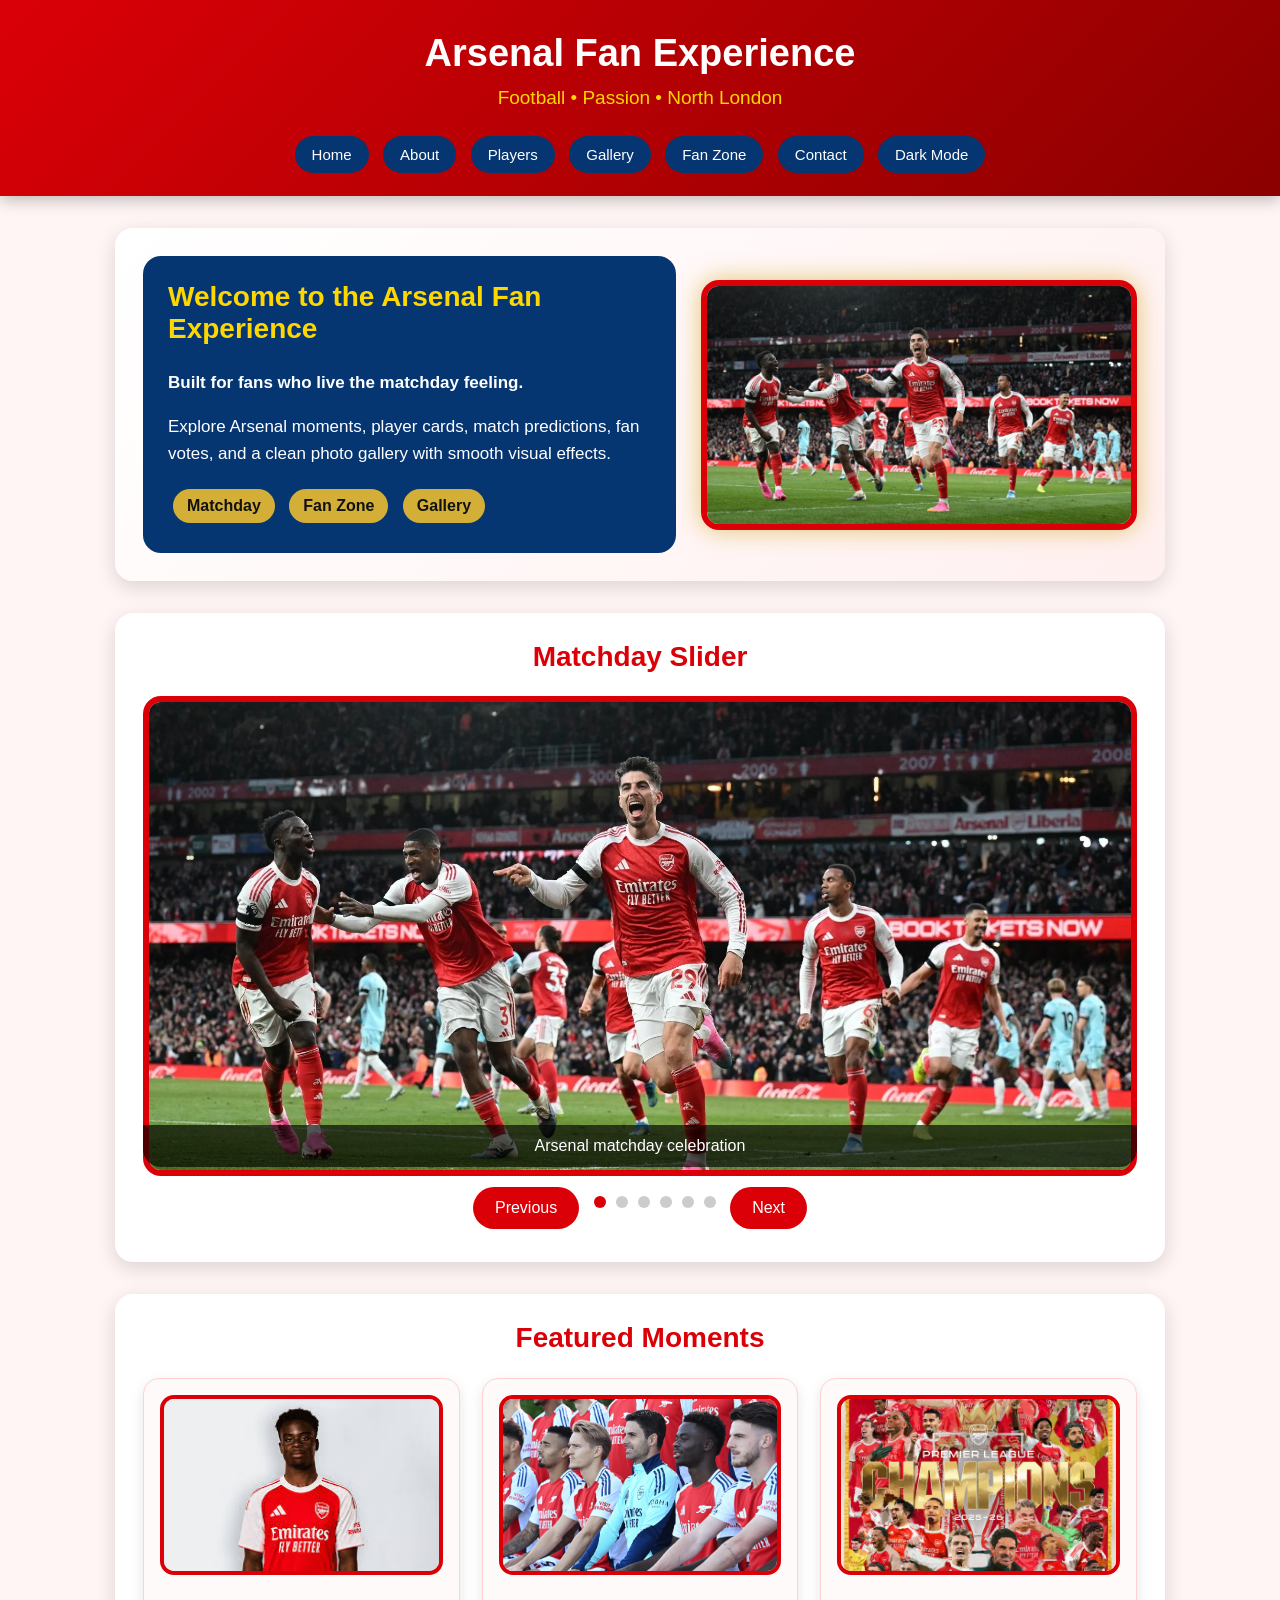
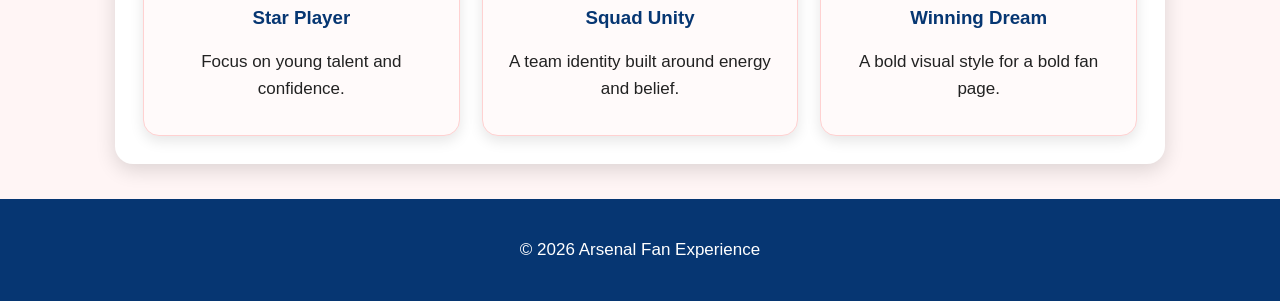
<file: index.html>
<!DOCTYPE html>
<html lang="en">
<head>
    <!-- This part gives the browser information about the page. It does not show on the website. -->
    <meta charset="UTF-8">
    <title>Arsenal Fan Experience - Home</title>

    <!-- This connects the main CSS file. It controls the main colors, layout, spacing, and page design. -->
    <link rel="stylesheet" href="style.css">

    <!-- This connects the second CSS file. It controls special effects like fade, zoom, glow, and button animation. -->
    <link rel="stylesheet" href="effects.css">
</head>
<body>

<!-- Header section: this is the top part of every page with the title, tagline, menu, and dark mode button. -->
<header>
    <h1>Arsenal Fan Experience</h1>

    <!-- Tagline section: this short sentence appears under the website title. -->
    <p id="tagline">Football • Passion • North London</p>

    <!-- Navigation section: these links move the user from one page to another. -->
    <nav>
        <a href="index.html">Home</a>
        <a href="about.html">About</a>
        <a href="players.html">Players</a>
        <a href="gallery.html">Gallery</a>
        <a href="fanvote.html">Fan Zone</a>
        <a href="contact.html">Contact</a>

        <!-- JavaScript uses this button to turn dark mode on and off. -->
        <button id="theme-button" class="nav-button">Dark Mode</button>
    </nav>
</header>

<!-- Hero section: this is the first large section users see on the homepage. -->
<section class="main-section fade-in hero-section">
    <div class="hero-grid">

        <!-- Hero text card: this introduces the purpose of the website. -->
        <div class="hero-card">
            <h2>Welcome to the Arsenal Fan Experience</h2>
            <p><strong>Built for fans who live the matchday feeling.</strong></p>
            <p>Explore Arsenal moments, player cards, match predictions, fan votes, and a clean photo gallery with smooth visual effects.</p>

            <!-- Badge labels: these make the hero section look more modern and organized. -->
            <span class="badge">Matchday</span>
            <span class="badge">Fan Zone</span>
            <span class="badge">Gallery</span>
        </div>

        <!-- Hero image: this image gets a zoom effect and gold glow from CSS. -->
        <img class="main-image zoom-effect gold-glow" src="matchday.webp" alt="Arsenal players celebrating at Emirates Stadium">
    </div>
</section>

<!-- Slider section: JavaScript changes the image and caption here. -->
<section class="main-section fade-in">
    <h2>Matchday Slider</h2>
    <div class="slider-box">

        <!-- This image changes when the user clicks Previous or Next, and it also changes automatically. -->
        <img id="slide-image" class="slider-image zoom-effect" src="matchday.webp" alt="Arsenal Slider">

        <!-- This caption changes at the same time as the slider image. -->
        <div id="slide-text" class="slide-caption">Arsenal matchday celebration</div>

        <!-- Slider controls: JavaScript adds click actions to these buttons and dots. -->
        <div class="slider-controls">
            <button id="prev-slide" class="action-button">Previous</button>
            <span class="dot active"></span><span class="dot"></span><span class="dot"></span><span class="dot"></span><span class="dot"></span><span class="dot"></span>
            <button id="next-slide" class="action-button">Next</button>
        </div>
    </div>
</section>

<!-- Featured section: this shows three important Arsenal moments in card form. -->
<section class="main-section fade-in">
    <h2>Featured Moments</h2>
    <div class="feature-grid">

        <!-- Feature card 1: shows an important player image. -->
        <div class="feature-card reveal-card">
            <img class="mini-feature" src="saka.jpg" alt="Bukayo Saka">
            <h3>Star Player</h3>
            <p>Focus on young talent and confidence.</p>
        </div>

        <!-- Feature card 2: shows the team squad image. -->
        <div class="feature-card reveal-card">
            <img class="mini-feature" src="team-squad.avif" alt="Arsenal squad">
            <h3>Squad Unity</h3>
            <p>A team identity built around energy and belief.</p>
        </div>

        <!-- Feature card 3: shows a trophy/poster style image. -->
        <div class="feature-card reveal-card">
            <img class="mini-feature" src="champions-poster.jpeg" alt="Arsenal poster">
            <h3>Winning Dream</h3>
            <p>A bold visual style for a bold fan page.</p>
        </div>
    </div>
</section>

<!-- Footer section: this is the bottom part of the webpage. -->
<footer><p>© 2026 Arsenal Fan Experience</p></footer>

<!-- This connects the JavaScript file. It makes the slider, dark mode, quiz, forms, and gallery lightbox work. -->
<script src="script.js"></script>
</body>
</html>
</file>
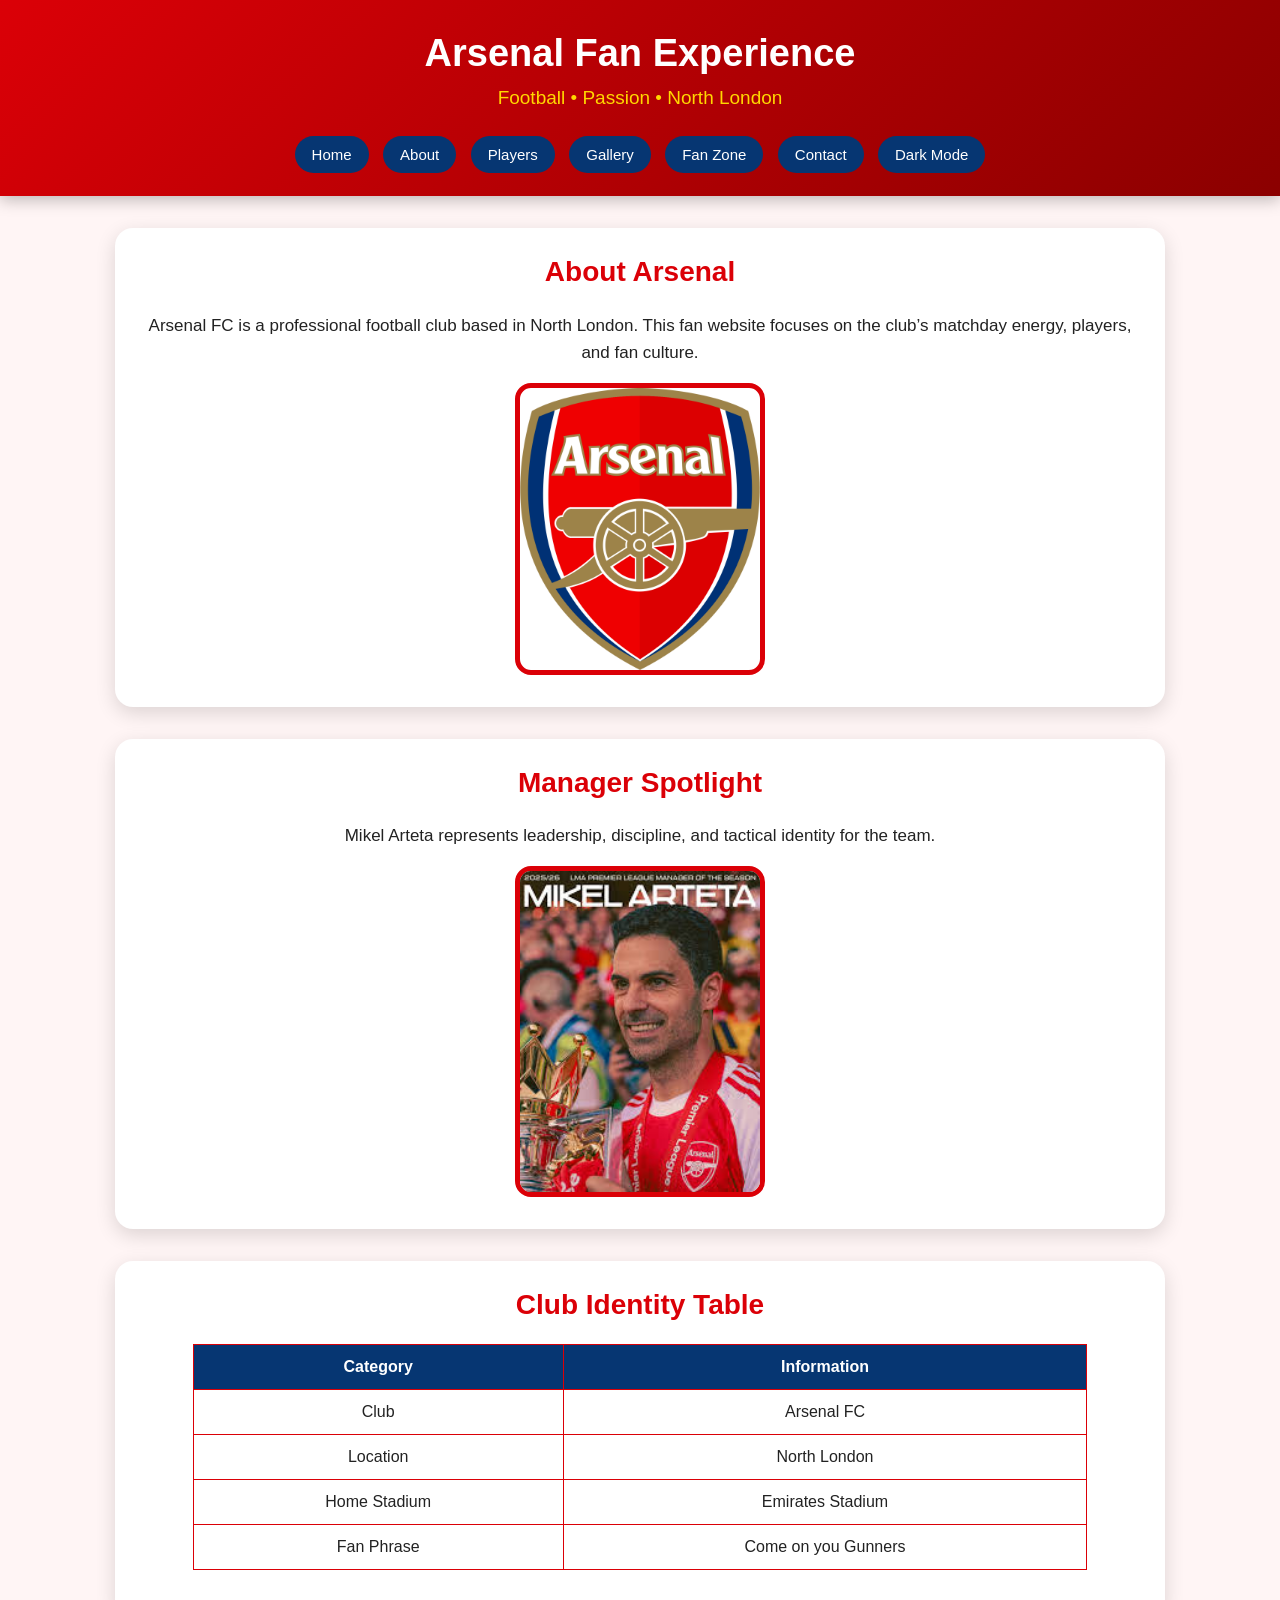
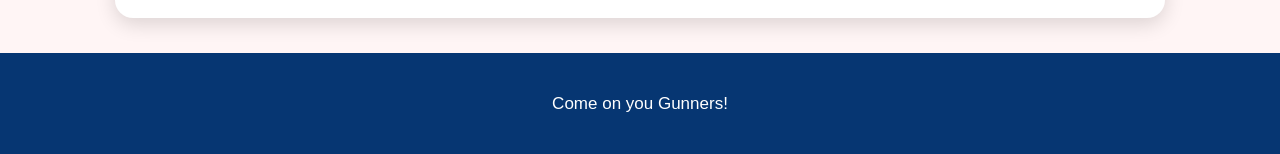
<file: about.html>
<!DOCTYPE html>
<html lang="en">
<head>
    <!-- Page information and CSS connections. -->
    <meta charset="UTF-8">
    <title>About Arsenal</title>
    <link rel="stylesheet" href="style.css">
    <link rel="stylesheet" href="effects.css">
</head>
<body>

<!-- Header and navigation menu used on all pages. -->
<header>
    <h1>Arsenal Fan Experience</h1>
    <p id="tagline">Football • Passion • North London</p>
    <nav>
        <a href="index.html">Home</a>
        <a href="about.html">About</a>
        <a href="players.html">Players</a>
        <a href="gallery.html">Gallery</a>
        <a href="fanvote.html">Fan Zone</a>
        <a href="contact.html">Contact</a>
        <button id="theme-button" class="nav-button">Dark Mode</button>
    </nav>
</header>

<!-- About section: explains what Arsenal is and gives the page simple content. -->
<section class="main-section fade-in">
    <h2>About Arsenal</h2>
    <p>Arsenal FC is a professional football club based in North London. This fan website focuses on the club’s matchday energy, players, and fan culture.</p>
    <img id="logo-image" class="zoom-effect" src="arsenal-logo.png" alt="Arsenal Logo">
</section>

<!-- Manager section: separates the manager image from the matchday slider, so the slider stays focused on match action. -->
<section class="main-section fade-in">
    <h2>Manager Spotlight</h2>
    <p>Mikel Arteta represents leadership, discipline, and tactical identity for the team.</p>
    <img id="manager-image" class="zoom-effect" src="arteta.jpeg" alt="Mikel Arteta">
</section>

<!-- Table section: shows structured information using rows and columns. -->
<section class="main-section fade-in">
    <h2>Club Identity Table</h2>
    <table>
        <tr><th>Category</th><th>Information</th></tr>
        <tr><td>Club</td><td>Arsenal FC</td></tr>
        <tr><td>Location</td><td>North London</td></tr>
        <tr><td>Home Stadium</td><td>Emirates Stadium</td></tr>
        <tr><td>Fan Phrase</td><td>Come on you Gunners</td></tr>
    </table>
</section>

<!-- Footer section. -->
<footer><p>Come on you Gunners!</p></footer>

<!-- JavaScript connection for dark mode on this page. -->
<script src="script.js"></script>
</body>
</html>
</file>
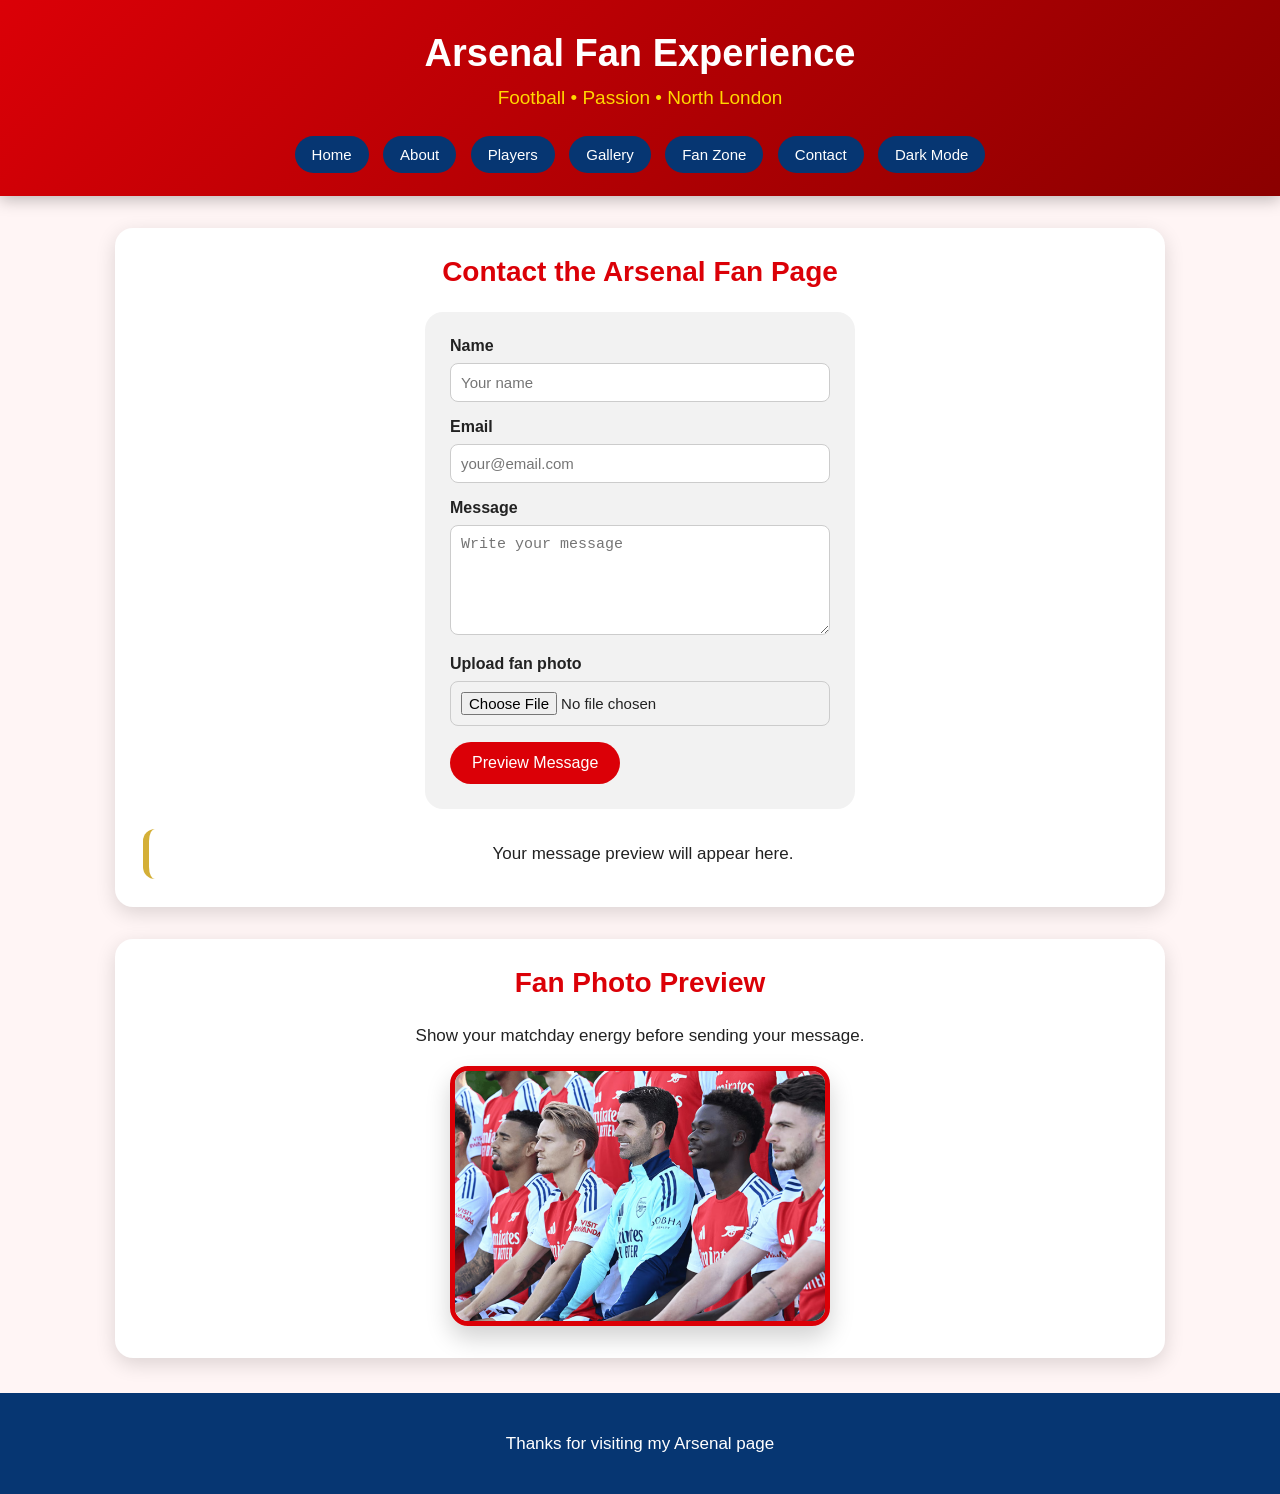
<file: contact.html>
<!DOCTYPE html>
<html lang="en">
<head>
    <!-- Page setup and CSS file links. -->
    <meta charset="UTF-8">
    <title>Contact</title>
    <link rel="stylesheet" href="style.css">
    <link rel="stylesheet" href="effects.css">
</head>
<body>

<!-- Header and navigation menu. -->
<header>
    <h1>Arsenal Fan Experience</h1>
    <p id="tagline">Football • Passion • North London</p>
    <nav>
        <a href="index.html">Home</a>
        <a href="about.html">About</a>
        <a href="players.html">Players</a>
        <a href="gallery.html">Gallery</a>
        <a href="fanvote.html">Fan Zone</a>
        <a href="contact.html">Contact</a>
        <button id="theme-button" class="nav-button">Dark Mode</button>
    </nav>
</header>

<!-- Contact form section: collects name, email, message, and photo. It previews the message using JavaScript. -->
<section class="main-section fade-in">
    <h2>Contact the Arsenal Fan Page</h2>
    <form id="contact-form">
        <label for="fan-name">Name</label>
        <input id="fan-name" type="text" placeholder="Your name">

        <label for="fan-email">Email</label>
        <input id="fan-email" type="email" placeholder="your@email.com">

        <label for="fan-message">Message</label>
        <textarea id="fan-message" placeholder="Write your message"></textarea>

        <!-- File input: lets the user choose an image from their computer. JavaScript displays it as a preview. -->
        <label for="fan-photo">Upload fan photo</label>
        <input id="fan-photo" type="file" accept="image/*">

        <button class="send-button" type="submit">Preview Message</button>
    </form>

    <!-- JavaScript writes the message preview into this div. -->
    <div id="form-output">Your message preview will appear here.</div>
</section>

<!-- Photo preview section: starts with a default image, then changes after the user uploads a photo. -->
<section class="main-section fade-in">
    <h2>Fan Photo Preview</h2>
    <p>Show your matchday energy before sending your message.</p>
    <img id="photo-preview" class="preview-image" src="team-squad.avif" alt="Fan photo preview">
</section>

<!-- Footer section. -->
<footer><p>Thanks for visiting my Arsenal page</p></footer>

<!-- JavaScript file: makes the form preview, photo preview, and dark mode work. -->
<script src="script.js"></script>
</body>
</html>
</file>
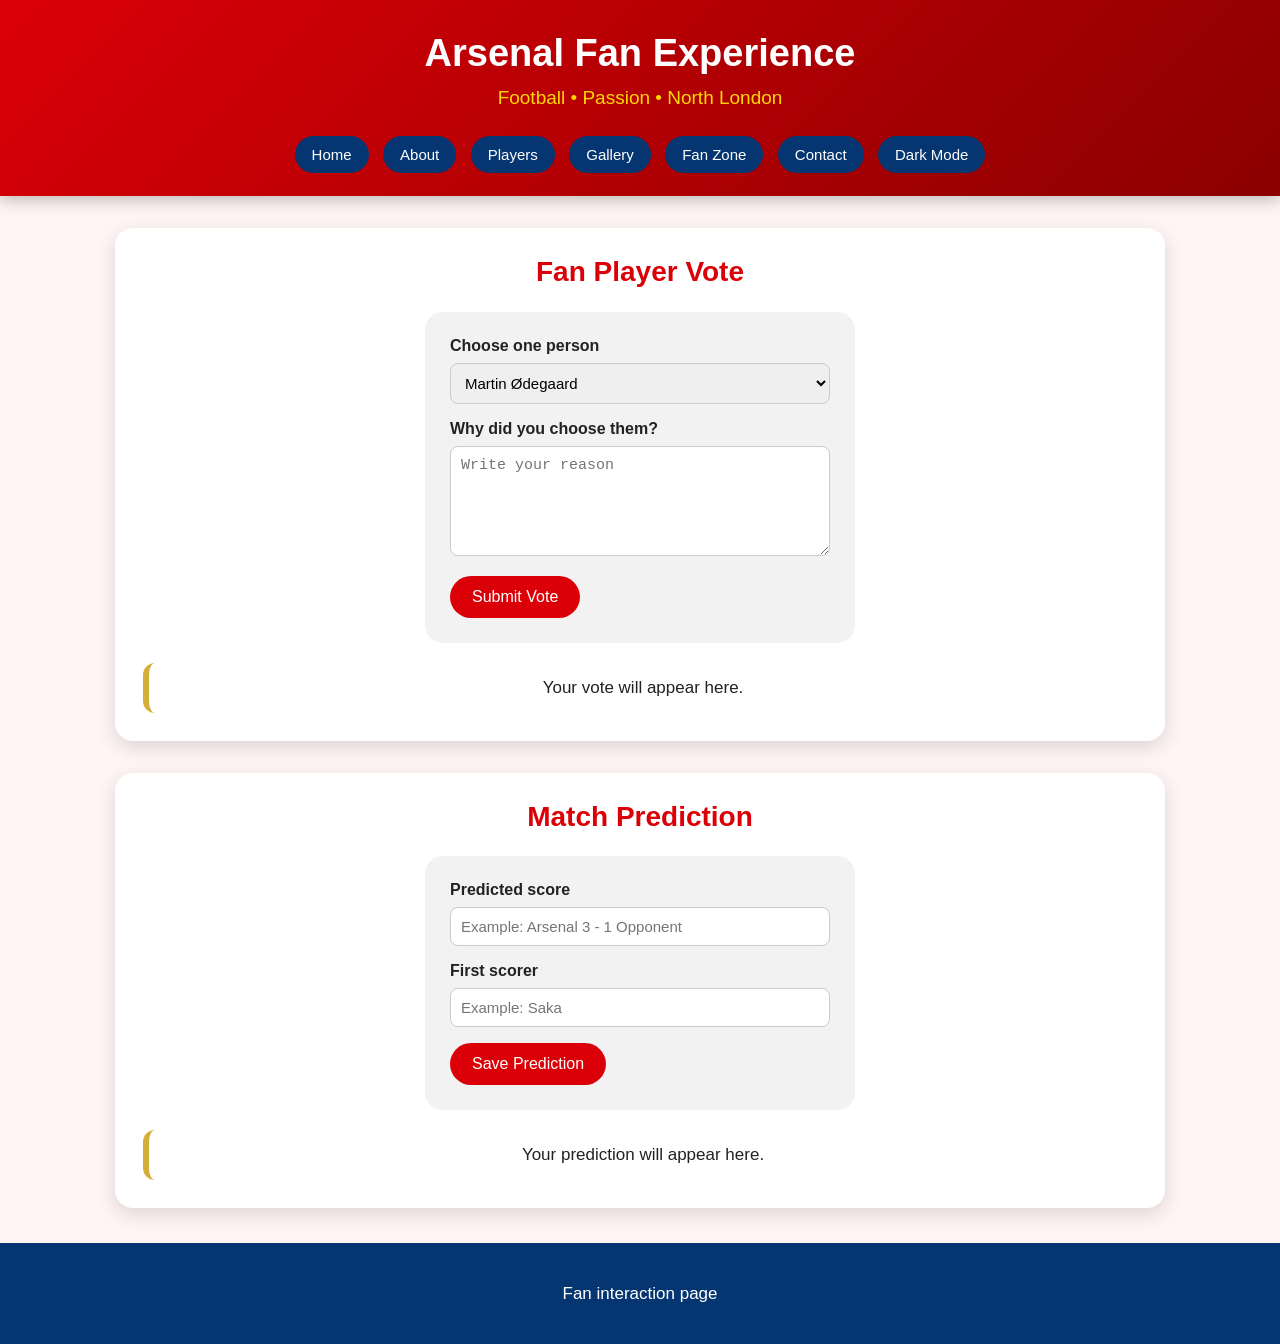
<file: fanvote.html>
<!DOCTYPE html>
<html lang="en">
<head>
    <!-- Page setup and CSS file links. -->
    <meta charset="UTF-8">
    <title>Fan Zone</title>
    <link rel="stylesheet" href="style.css">
    <link rel="stylesheet" href="effects.css">
</head>
<body>

<!-- Header and navigation menu. -->
<header>
    <h1>Arsenal Fan Experience</h1>
    <p id="tagline">Football • Passion • North London</p>
    <nav>
        <a href="index.html">Home</a>
        <a href="about.html">About</a>
        <a href="players.html">Players</a>
        <a href="gallery.html">Gallery</a>
        <a href="fanvote.html">Fan Zone</a>
        <a href="contact.html">Contact</a>
        <button id="theme-button" class="nav-button">Dark Mode</button>
    </nav>
</header>

<!-- Fan vote section: the user selects a player/person and gives a reason. JavaScript shows the vote on the page. -->
<section class="main-section fade-in">
    <h2>Fan Player Vote</h2>
    <form id="vote-form">
        <label for="player-choice">Choose one person</label>
        <select id="player-choice">
            <option>Martin Ødegaard</option>
            <option>Bukayo Saka</option>
            <option>Declan Rice</option>
            <option>Mikel Arteta</option>
            <option>Whole Team</option>
        </select>

        <label for="vote-reason">Why did you choose them?</label>
        <textarea id="vote-reason" placeholder="Write your reason"></textarea>

        <!-- Submit button: JavaScript stops the form from refreshing the page and prints the answer below. -->
        <button class="send-button" type="submit">Submit Vote</button>
    </form>
    <div id="vote-result">Your vote will appear here.</div>
</section>

<!-- Match prediction section: collects predicted score and first scorer. -->
<section class="main-section fade-in">
    <h2>Match Prediction</h2>
    <form id="prediction-form">
        <label for="score">Predicted score</label>
        <input id="score" type="text" placeholder="Example: Arsenal 3 - 1 Opponent">

        <label for="scorer">First scorer</label>
        <input id="scorer" type="text" placeholder="Example: Saka">

        <button class="send-button" type="submit">Save Prediction</button>
    </form>
    <div id="prediction-output">Your prediction will appear here.</div>
</section>

<!-- Footer section. -->
<footer><p>Fan interaction page</p></footer>

<!-- JavaScript file: makes the vote, prediction form, and dark mode work. -->
<script src="script.js"></script>
</body>
</html>
</file>
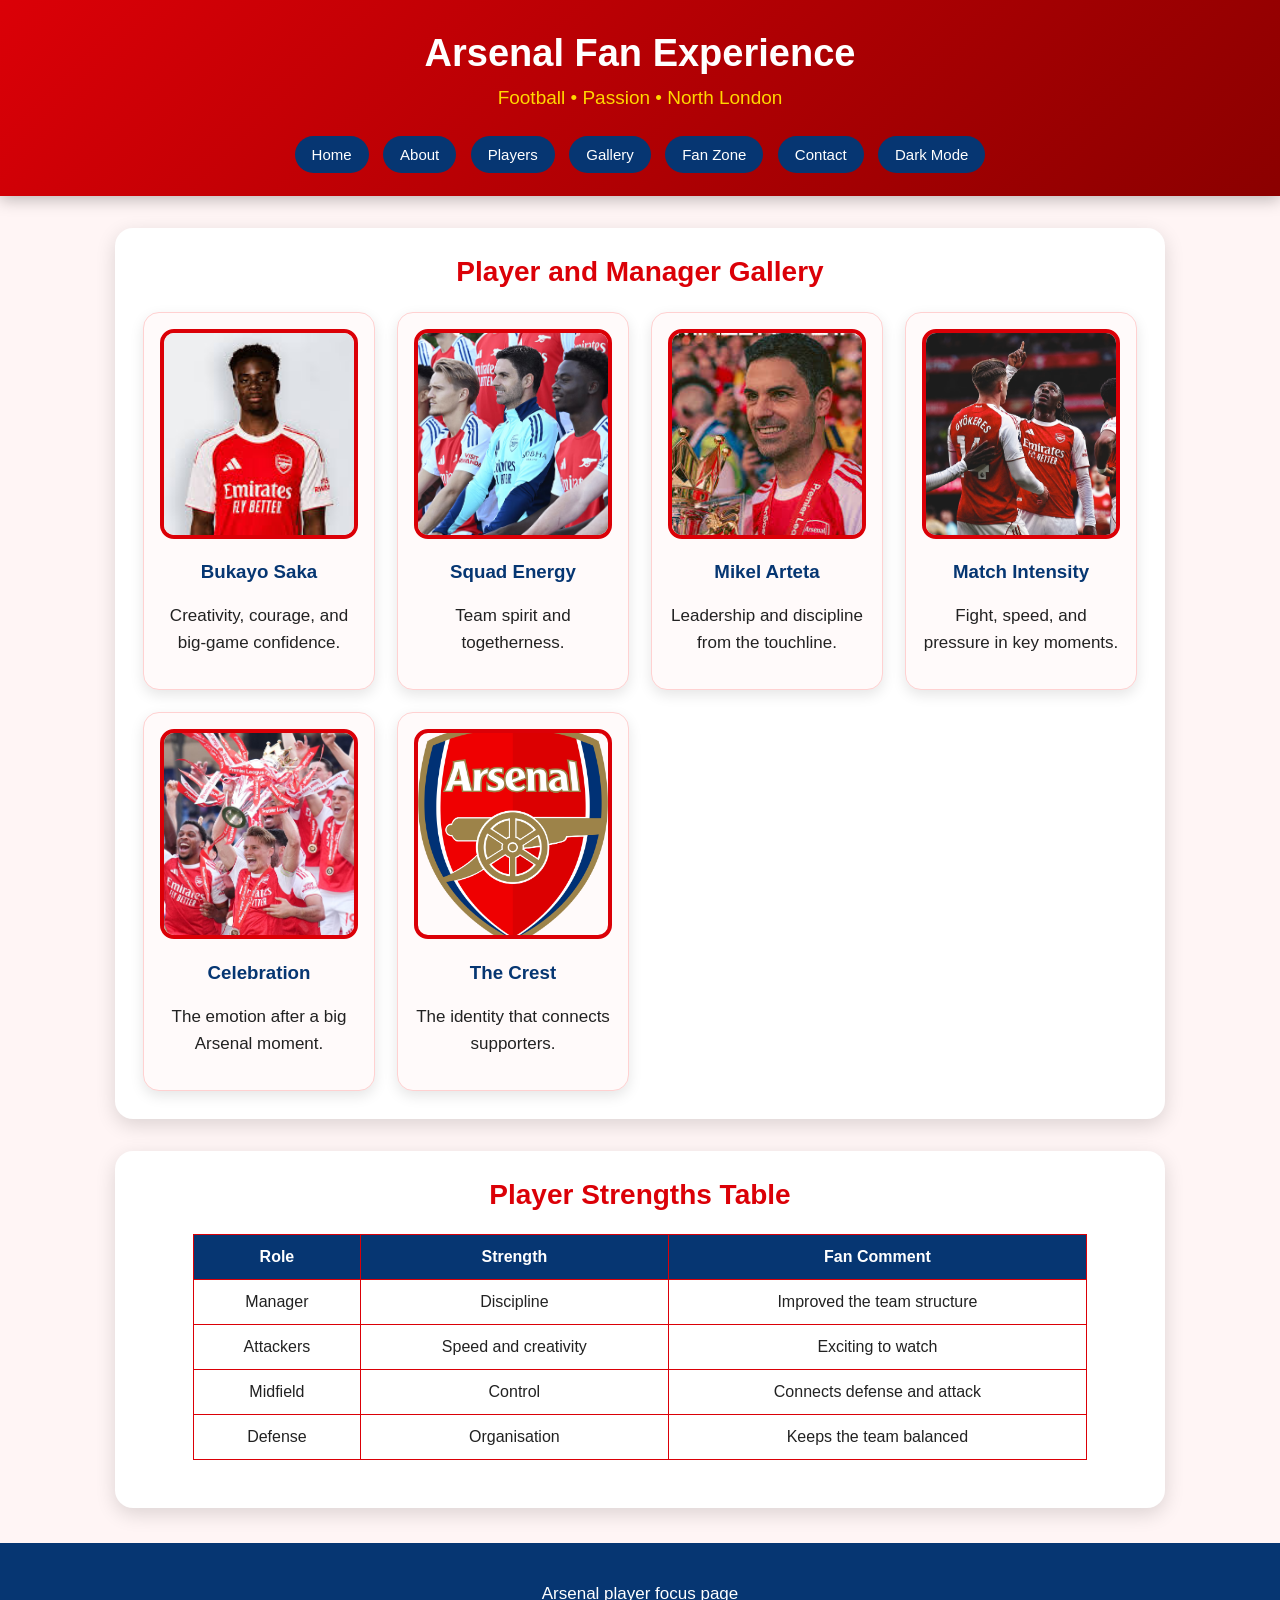
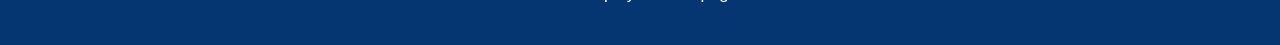
<file: players.html>
<!DOCTYPE html>
<html lang="en">
<head>
    <!-- Basic page setup and CSS connections. -->
    <meta charset="UTF-8">
    <title>Players</title>
    <link rel="stylesheet" href="style.css">
    <link rel="stylesheet" href="effects.css">
</head>
<body>

<!-- Header and navigation menu. -->
<header>
    <h1>Arsenal Fan Experience</h1>
    <p id="tagline">Football • Passion • North London</p>
    <nav>
        <a href="index.html">Home</a>
        <a href="about.html">About</a>
        <a href="players.html">Players</a>
        <a href="gallery.html">Gallery</a>
        <a href="fanvote.html">Fan Zone</a>
        <a href="contact.html">Contact</a>
        <button id="theme-button" class="nav-button">Dark Mode</button>
    </nav>
</header>

<!-- Player gallery section: uses cards to show players, manager, and team moments. -->
<section class="main-section fade-in">
    <h2>Player and Manager Gallery</h2>

    <!-- Player grid: CSS automatically arranges these cards nicely on large and small screens. -->
    <div class="player-grid">
        <div class="player-card reveal-card flip-card"><img class="zoom-effect" src="saka.jpg" alt="Bukayo Saka"><h3>Bukayo Saka</h3><p>Creativity, courage, and big-game confidence.</p></div>
        <div class="player-card reveal-card flip-card"><img class="zoom-effect" src="team-squad.avif" alt="Arsenal Squad"><h3>Squad Energy</h3><p>Team spirit and togetherness.</p></div>
        <div class="player-card reveal-card flip-card"><img class="zoom-effect" src="arteta.jpeg" alt="Mikel Arteta"><h3>Mikel Arteta</h3><p>Leadership and discipline from the touchline.</p></div>
        <div class="player-card reveal-card flip-card"><img class="zoom-effect" src="arsenal-duel.avif" alt="Arsenal action"><h3>Match Intensity</h3><p>Fight, speed, and pressure in key moments.</p></div>
        <div class="player-card reveal-card flip-card"><img class="zoom-effect" src="celebration.jpg" alt="Team Celebration"><h3>Celebration</h3><p>The emotion after a big Arsenal moment.</p></div>
        <div class="player-card reveal-card flip-card"><img class="zoom-effect" src="arsenal-logo.png" alt="Arsenal Crest"><h3>The Crest</h3><p>The identity that connects supporters.</p></div>
    </div>
</section>

<!-- Table section: this explains the different team roles in a clear structure. -->
<section class="main-section fade-in">
    <h2>Player Strengths Table</h2>
    <table>
        <tr><th>Role</th><th>Strength</th><th>Fan Comment</th></tr>
        <tr><td>Manager</td><td>Discipline</td><td>Improved the team structure</td></tr>
        <tr><td>Attackers</td><td>Speed and creativity</td><td>Exciting to watch</td></tr>
        <tr><td>Midfield</td><td>Control</td><td>Connects defense and attack</td></tr>
        <tr><td>Defense</td><td>Organisation</td><td>Keeps the team balanced</td></tr>
    </table>
</section>

<!-- Footer section. -->
<footer><p>Arsenal player focus page</p></footer>

<!-- JavaScript connection for dark mode. -->
<script src="script.js"></script>
</body>
</html>
</file>
<file: style.css>
/* Universal selector: this makes width and padding easier to control for every element. */
* { box-sizing: border-box; }

/* Body section: controls the whole page background, main text color, and font style. */
body {
    margin: 0;
    font-family: Arial, Helvetica, sans-serif;
    background: #fff5f5;
    color: #222222;
}

/* Header section: styles the top menu area with Arsenal red colors, sticky position, and shadow. */
header {
    background: linear-gradient(135deg, #db0007, #8b0000);
    color: white;
    text-align: center;
    padding: 24px 16px 18px;
    position: sticky;
    top: 0;
    z-index: 20;
    box-shadow: 0 4px 15px rgba(0,0,0,0.25);
}

/* Heading styles: controls the size and spacing of main titles. */
h1 { margin: 8px 0; font-size: 38px; }
h2 { color: #db0007; font-size: 28px; margin-top: 0; }
h3 { color: #063672; }
p { font-size: 17px; line-height: 1.6; }

/* Tagline: makes the small sentence under the title gold. */
#tagline { color: #ffd700; font-size: 19px; margin: 4px; }

/* Navigation section: creates spacing above the menu links. */
nav { margin-top: 18px; }

/* Navigation links and dark mode button: gives them the same button style. */
nav a, .nav-button {
    display: inline-block;
    color: white;
    background-color: #063672;
    text-decoration: none;
    padding: 10px 17px;
    margin: 5px;
    border-radius: 30px;
    border: none;
    cursor: pointer;
    font-size: 15px;
}

/* Hover effect for menu buttons: changes the color when the mouse is on the button. */
nav a:hover, .nav-button:hover { background-color: #d4af37; color: black; }

/* Main section: creates white content boxes with rounded corners and shadow. */
.main-section {
    background-color: white;
    width: 86%;
    max-width: 1050px;
    margin: 32px auto;
    padding: 28px;
    border-radius: 18px;
    box-shadow: 0 6px 20px rgba(0,0,0,0.14);
    text-align: center;
}

/* Hero grid: places text and image side by side on the homepage. */
.hero-grid {
    display: grid;
    grid-template-columns: 1.1fr 0.9fr;
    gap: 25px;
    align-items: center;
    text-align: left;
}

/* Hero card: blue text box inside the homepage hero section. */
.hero-card {
    background: #063672;
    color: white;
    padding: 25px;
    border-radius: 18px;
}

/* Makes the hero card heading gold instead of red. */
.hero-card h2 { color: #ffd700; }

/* Main and slider images: makes large images fit nicely and keeps them cropped cleanly. */
.main-image, .slider-image {
    width: 100%;
    max-height: 480px;
    object-fit: cover;
    border-radius: 18px;
    border: 6px solid #db0007;
}

/* Manager and logo images: controls their size and border. */
#manager-image, #logo-image {
    width: 250px;
    max-width: 90%;
    border-radius: 16px;
    border: 5px solid #db0007;
}

/* Grid layouts: automatically create responsive columns for gallery, players, and feature cards. */
.gallery-grid, .player-grid, .feature-grid {
    display: grid;
    grid-template-columns: repeat(auto-fit, minmax(220px, 1fr));
    gap: 22px;
    margin-top: 20px;
}

/* Card design: styles the individual image cards. */
.photo-card, .player-card, .feature-card {
    background: #fffafa;
    border: 1px solid #ffd1d1;
    border-radius: 16px;
    padding: 16px;
    box-shadow: 0 5px 14px rgba(0,0,0,0.1);
}

/* Card images: makes all gallery and player images same size. */
.photo-card img, .player-card img {
    width: 100%;
    height: 210px;
    object-fit: cover;
    border-radius: 14px;
    border: 4px solid #db0007;
}

/* List box: styles any unordered list area with a red left border. */
.list-box {
    width: 330px;
    max-width: 90%;
    margin: 20px auto;
    padding: 20px;
    background-color: #f2f2f2;
    text-align: left;
    border-left: 6px solid #db0007;
}

/* List item spacing and size. */
ul li { margin: 10px; font-size: 17px; }

/* Table style: controls width, spacing, and collapsed borders. */
table {
    width: 90%;
    margin: 20px auto;
    border-collapse: collapse;
    background-color: white;
}

/* Table cells: adds padding and red borders. */
td, th {
    padding: 13px;
    border: 1px solid #db0007;
}

/* Table header row: makes table headings blue with white text. */
th { background: #063672; color: white; }

/* Form box: styles contact, voting, and prediction forms. */
form {
    width: 430px;
    max-width: 95%;
    margin: 20px auto;
    padding: 25px;
    background-color: #f2f2f2;
    border-radius: 18px;
    text-align: left;
}

/* Form labels: makes input titles bold. */
label { font-weight: bold; }

/* Form input fields: makes text boxes, textarea, and select boxes full width and neat. */
input, textarea, select {
    width: 100%;
    padding: 10px;
    margin: 8px 0 16px;
    border: 1px solid #ccc;
    border-radius: 8px;
    font-size: 15px;
}

/* Textarea height: gives more space for longer messages. */
textarea { height: 110px; }

/* Main red buttons used in forms and slider controls. */
.send-button, .action-button {
    background-color: #db0007;
    color: white;
    border: none;
    border-radius: 25px;
    padding: 12px 22px;
    cursor: pointer;
    font-size: 16px;
}

/* Button hover effect: changes red buttons to Arsenal blue. */
.send-button:hover, .action-button:hover { background-color: #063672; }

/* Output boxes: where JavaScript writes results for forms, quiz, and predictions. */
#form-output, #vote-result, #quiz-result, #prediction-output {
    background: #fff;
    border-left: 6px solid #d4af37;
    padding: 15px;
    margin-top: 18px;
    border-radius: 12px;
    font-size: 17px;
}

/* Slider box: keeps slider image, caption, buttons, and dots together. */
.slider-box { position: relative; text-align: center; }

/* Slider controls: creates space around the previous/next buttons and dots. */
.slider-controls { margin-top: 15px; }
.slider-controls button { margin: 5px; }

/* Slider dots: small circles that show which slide is active. */
.dot {
    display: inline-block;
    width: 12px;
    height: 12px;
    border-radius: 50%;
    background: #ccc;
    margin: 5px;
    cursor: pointer;
}

/* Active slider dot: red color shows the current slide. */
.dot.active { background: #db0007; }

/* Footer: styles the bottom section of the website. */
footer {
    background-color: #063672;
    color: white;
    padding: 20px;
    text-align: center;
    margin-top: 35px;
}

/* Dark mode body: JavaScript adds this class to make the page dark. */
.dark-mode { background: #161616; color: #f5f5f5; }

/* Dark mode cards: changes white content boxes to dark grey. */
.dark-mode .main-section, .dark-mode .photo-card, .dark-mode .player-card, .dark-mode .feature-card { background: #252525; color: #f5f5f5; }

/* Dark mode forms: makes form boxes darker. */
.dark-mode form { background: #2d2d2d; }

/* Dark mode inputs: makes input fields readable in dark mode. */
.dark-mode input, .dark-mode textarea, .dark-mode select { background: #111; color: white; border-color: #555; }

/* Responsive design: changes layout on phones and small screens. */
@media (max-width: 760px) {
    /* On small screens, hero text and image stack vertically instead of side by side. */
    .hero-grid { grid-template-columns: 1fr; text-align: center; }

    /* Smaller title size for phones. */
    h1 { font-size: 30px; }

    /* Wider content boxes on phones. */
    .main-section { width: 94%; padding: 20px; }
}

/* Small feature image style used on the homepage cards. */
.mini-feature {
    width: 100%;
    height: 180px;
    object-fit: cover;
    border-radius: 14px;
    border: 4px solid #db0007;
    margin-bottom: 10px;
}

/* Preview image: used for the uploaded fan photo preview. */
.preview-image {
    width: 380px;
    max-width: 95%;
    height: 260px;
    object-fit: cover;
    border-radius: 18px;
    border: 5px solid #db0007;
    box-shadow: 0 12px 25px rgba(0,0,0,0.18);
}

/* Lightbox background: hidden full-screen overlay for enlarged gallery images. */
.lightbox {
    display: none;
    position: fixed;
    z-index: 100;
    left: 0;
    top: 0;
    width: 100%;
    height: 100%;
    background: rgba(0,0,0,0.88);
    align-items: center;
    justify-content: center;
}

/* Lightbox image: enlarged version of the clicked gallery image. */
.lightbox img {
    width: 85%;
    max-width: 1000px;
    max-height: 82vh;
    object-fit: contain;
    border: 6px solid #d4af37;
    border-radius: 18px;
}

/* Close lightbox button: the X symbol in the top right corner. */
#close-lightbox {
    position: absolute;
    top: 25px;
    right: 40px;
    color: white;
    font-size: 48px;
    cursor: pointer;
}
</file>
<file: effects.css>
/* Fade-in animation: makes sections appear smoothly when the page loads. */
.fade-in { animation: fadeIn 0.9s ease-in; }

/* Keyframes for fade-in: starts lower and transparent, then moves into place. */
@keyframes fadeIn {
    from { opacity: 0; transform: translateY(18px); }
    to { opacity: 1; transform: translateY(0); }
}

/* Zoom effect: prepares images for smooth movement and shadow on hover. */
.zoom-effect { transition: transform 0.35s ease, filter 0.35s ease, box-shadow 0.35s ease; }

/* Image hover effect: makes images grow slightly, brighten, and cast a red shadow. */
.zoom-effect:hover {
    transform: scale(1.05) rotate(-1deg);
    filter: brightness(1.08) contrast(1.08);
    box-shadow: 0 12px 28px rgba(219,0,7,0.35);
}

/* Floating effect: gives selected images a gentle up and down movement. */
.float-effect { animation: floatImage 3.5s ease-in-out infinite; }

/* Keyframes for floating: moves the image up and then back down. */
@keyframes floatImage {
    0% { transform: translateY(0); }
    50% { transform: translateY(-10px); }
    100% { transform: translateY(0); }
}

/* Gold glow: adds a gold shadow around important images. */
.gold-glow { box-shadow: 0 0 25px rgba(212,175,55,0.7); }

/* Reveal card: prepares cards for smooth hover movement. */
.reveal-card { transition: transform 0.3s ease, background 0.3s ease; }

/* Reveal card hover: lifts the card upward and changes its background color. */
.reveal-card:hover { transform: translateY(-8px); background: #fff1f1; }

/* Pulse button: makes important buttons glow repeatedly. */
.pulse-button { animation: pulse 1.8s infinite; }

/* Keyframes for pulse: creates a growing red shadow around the button. */
@keyframes pulse {
    0% { box-shadow: 0 0 0 0 rgba(219,0,7,0.6); }
    70% { box-shadow: 0 0 0 12px rgba(219,0,7,0); }
    100% { box-shadow: 0 0 0 0 rgba(219,0,7,0); }
}

/* Slide caption: places a dark transparent caption under the slider image. */
.slide-caption {
    margin-top: -55px;
    background: rgba(0,0,0,0.65);
    color: white;
    padding: 12px;
    position: relative;
    border-radius: 0 0 18px 18px;
}

/* Badge style: creates small gold labels in the hero section. */
.badge {
    display: inline-block;
    padding: 8px 14px;
    background: #d4af37;
    color: #111;
    border-radius: 20px;
    font-weight: bold;
    margin: 5px;
}

/* Flip card base: prepares player cards for a small 3D hover effect. */
.flip-card {
    transform-style: preserve-3d;
    transition: transform 0.5s ease, box-shadow 0.5s ease;
}

/* Flip card hover: tilts the card slightly and lifts it upward. */
.flip-card:hover {
    transform: rotateY(6deg) translateY(-8px);
    box-shadow: 0 16px 32px rgba(6,54,114,0.28);
}

/* Gallery image cursor: shows that gallery pictures are clickable. */
.gallery-img { cursor: pointer; }

/* Hero section background: gives the homepage hero area a soft red-white gradient. */
.hero-section { background: linear-gradient(135deg, #ffffff, #fff0f0); }

/* Dark mode hero section: changes the hero background when dark mode is active. */
.dark-mode .hero-section { background: linear-gradient(135deg, #252525, #111111); }
</file>
